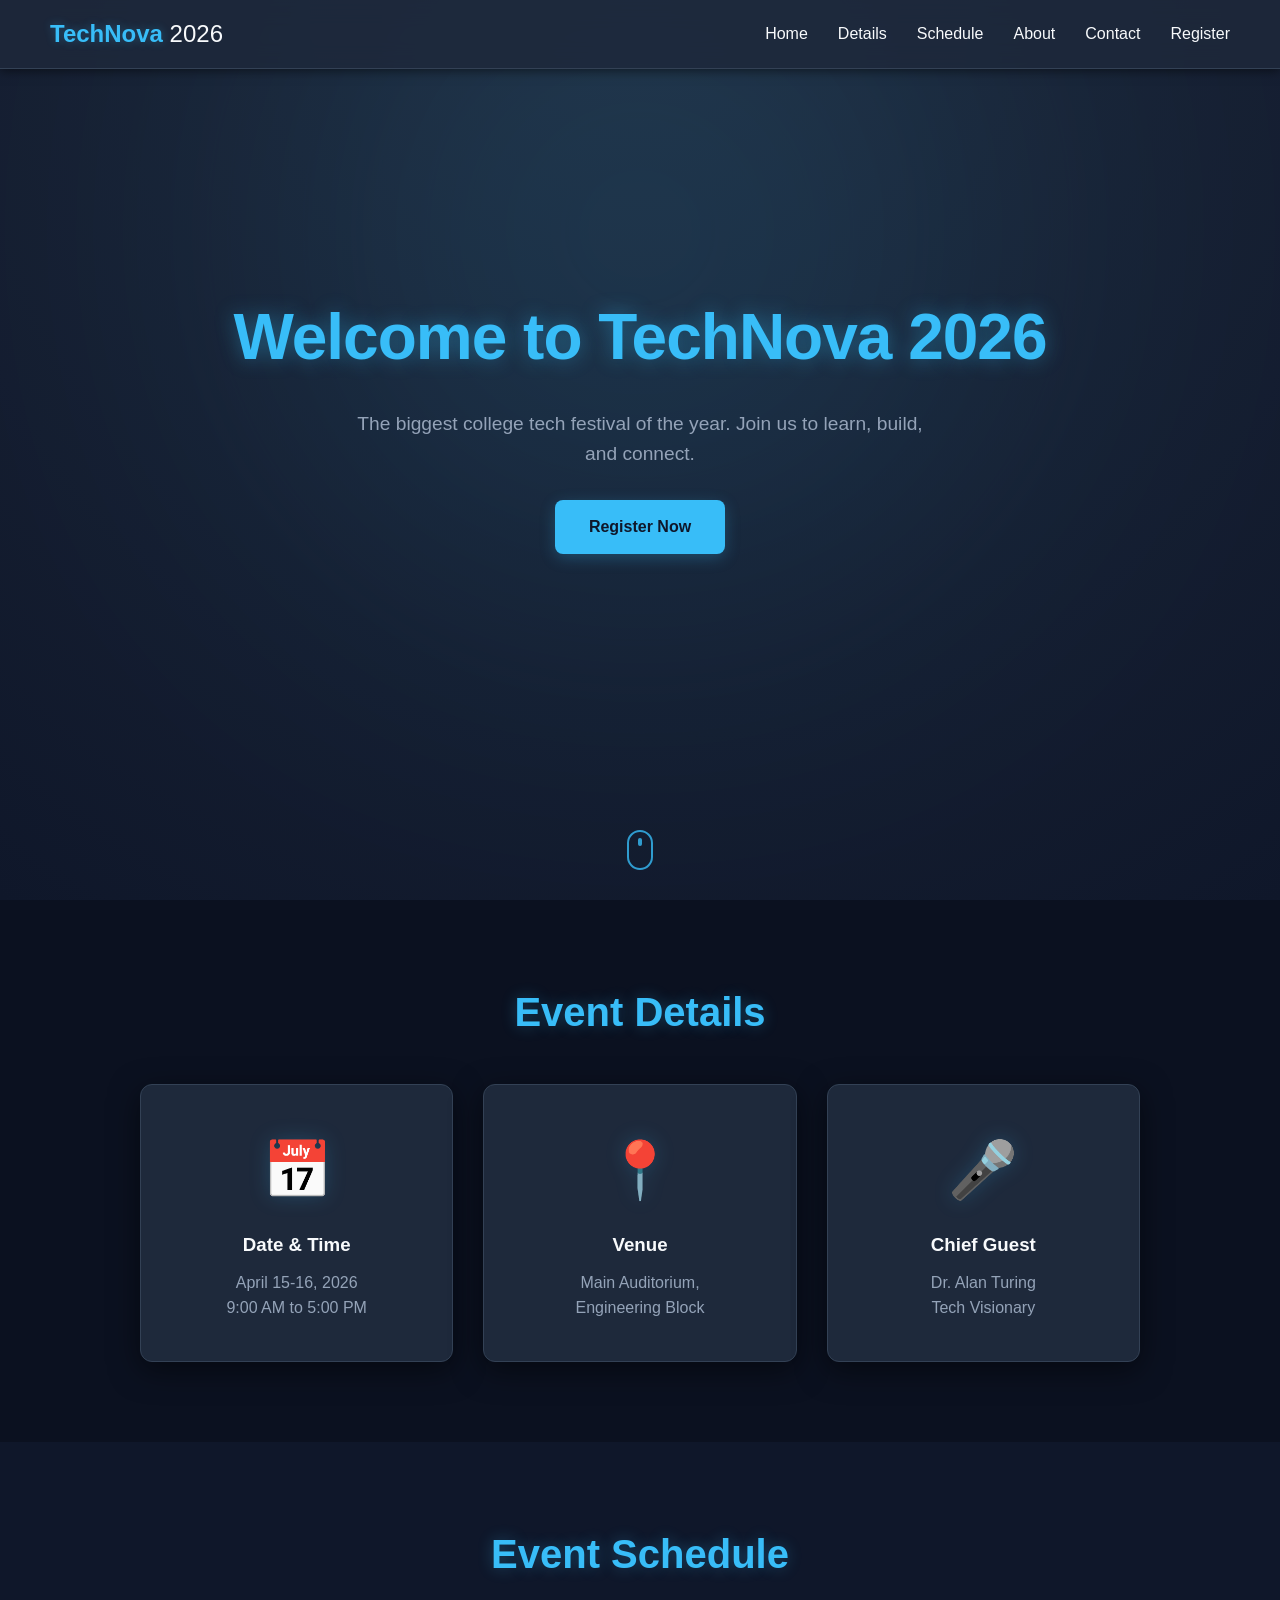
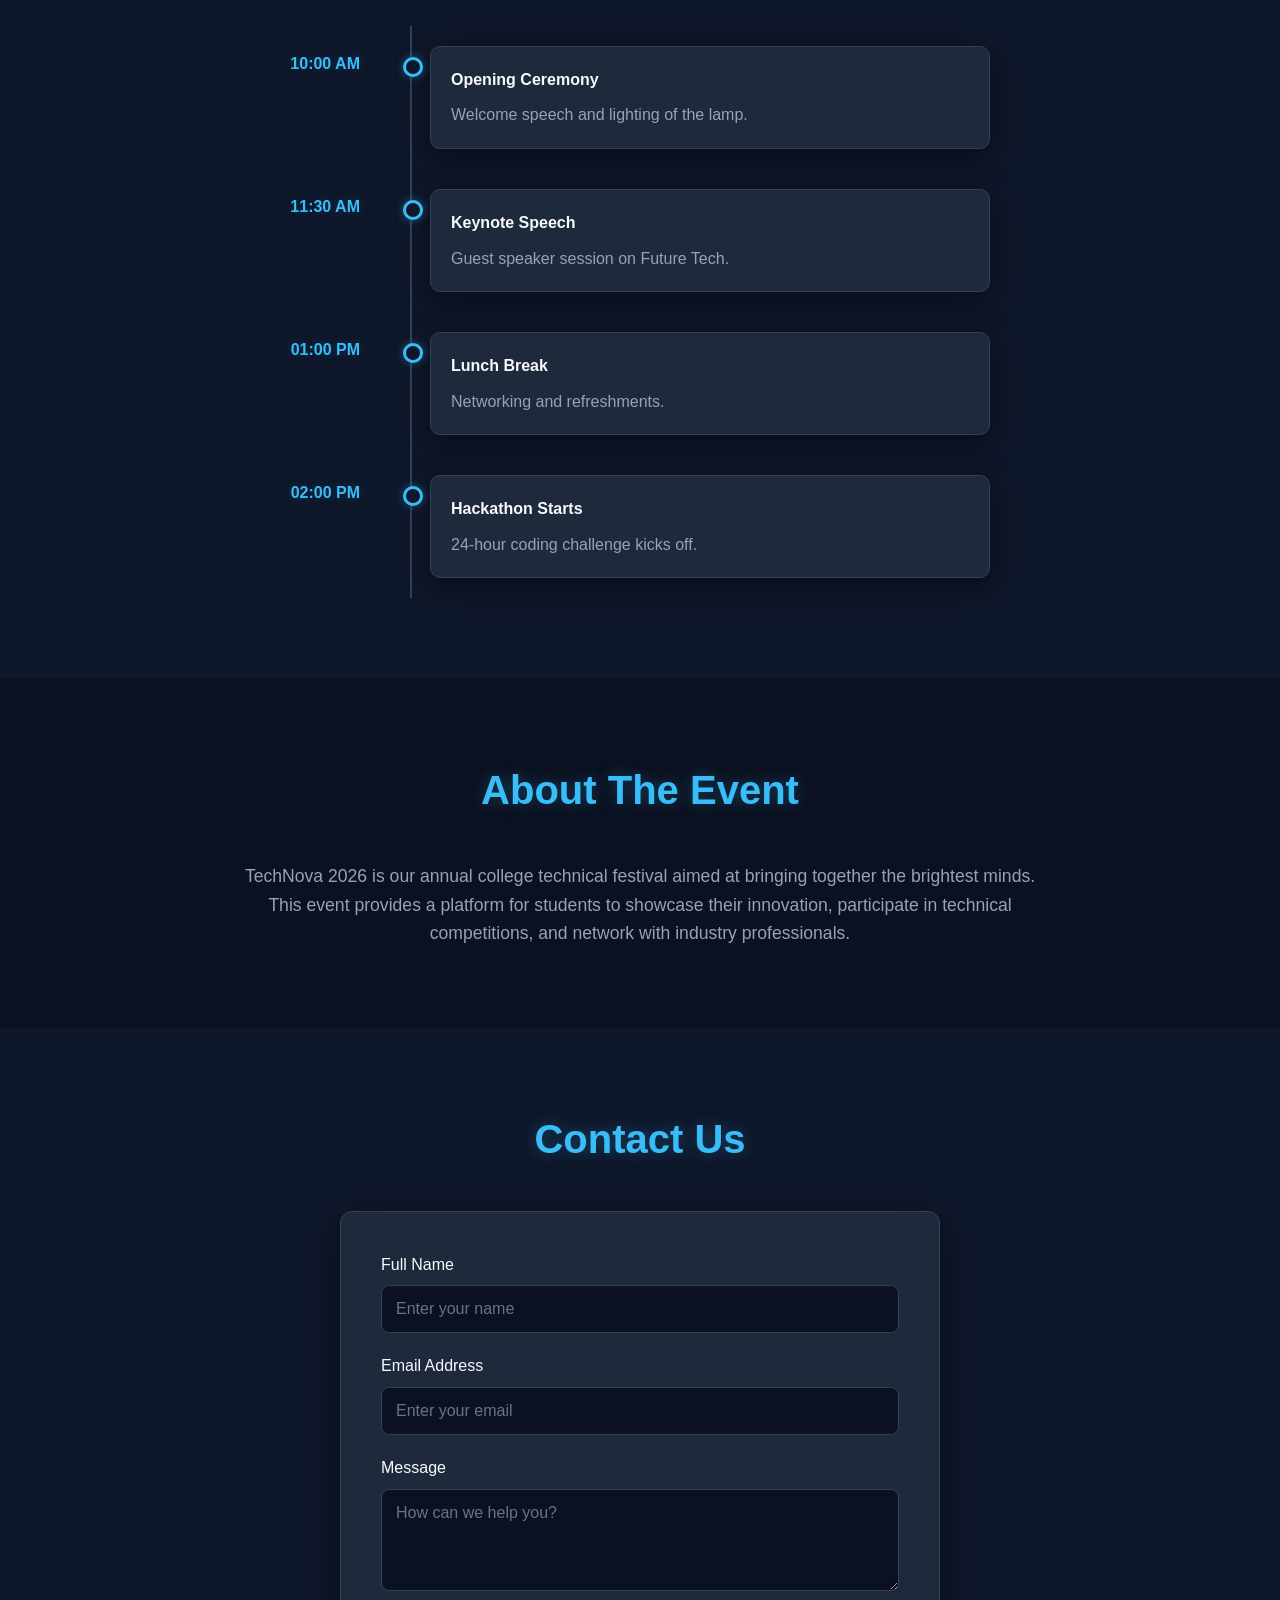
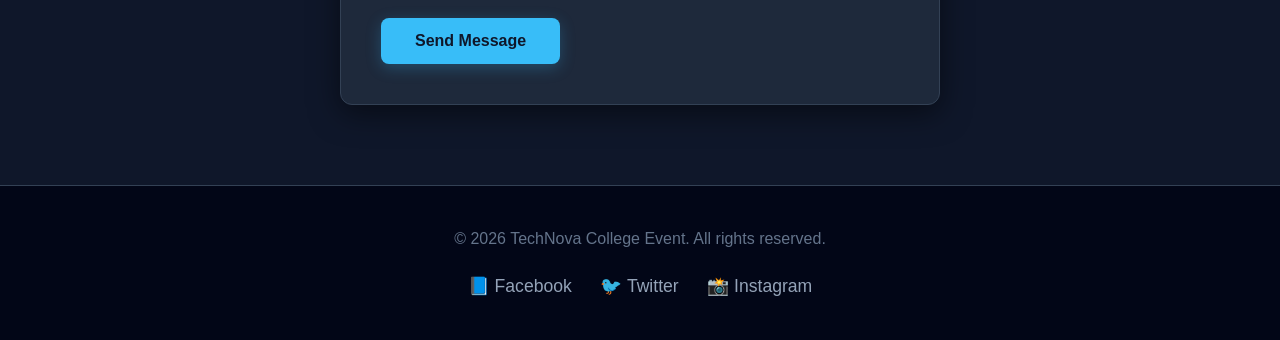
<file: index.html>
<!DOCTYPE html>
<html lang="en">

<head>
    <meta charset="UTF-8">
    <meta name="viewport" content="width=device-width, initial-scale=1.0">
    <title>TechNova 2026 - College Tech Fest</title>
    <link rel="stylesheet" href="style.css">
</head>

<body>

    <header id="navbar">
        <div class="logo">TechNova <span>2026</span></div>
        <input type="checkbox" id="nav-toggle" class="nav-toggle">
        <nav>
            <ul class="nav-links">
                <li><a href="#home">Home</a></li>
                <li><a href="#details">Details</a></li>
                <li><a href="#schedule">Schedule</a></li>
                <li><a href="#about">About</a></li>
                <li><a href="#contact">Contact</a></li>
                <li><a href="register.html">Register</a></li>
            </ul>
        </nav>
        <label for="nav-toggle" class="hamburger">
            <div class="line"></div>
            <div class="line"></div>
            <div class="line"></div>
        </label>
    </header>

    <section id="home" class="hero">
        <div class="hero-content fade-in">
            <h1>Welcome to TechNova 2026</h1>
            <p>The biggest college tech festival of the year. Join us to learn, build, and connect.</p>
            <a href="register.html" class="btn">Register Now</a>
        </div>
        <div class="scroll-mouse"></div>
    </section>

    <section id="details" class="details fade-in">
        <h2>Event Details</h2>
        <div class="cards-container">
            <div class="card">
                <div class="card-icon">📅</div>
                <h3>Date & Time</h3>
                <p>April 15-16, 2026</p>
                <p>9:00 AM to 5:00 PM</p>
            </div>
            <div class="card">
                <div class="card-icon">📍</div>
                <h3>Venue</h3>
                <p>Main Auditorium,</p>
                <p>Engineering Block</p>
            </div>
            <div class="card">
                <div class="card-icon">🎤</div>
                <h3>Chief Guest</h3>
                <p>Dr. Alan Turing</p>
                <p>Tech Visionary</p>
            </div>
        </div>
    </section>

    <section id="schedule" class="schedule fade-in">
        <h2>Event Schedule</h2>
        <div class="timeline">
            <div class="timeline-item">
                <div class="time">10:00 AM</div>
                <div class="event-info">
                    <h4>Opening Ceremony</h4>
                    <p>Welcome speech and lighting of the lamp.</p>
                </div>
            </div>
            <div class="timeline-item">
                <div class="time">11:30 AM</div>
                <div class="event-info">
                    <h4>Keynote Speech</h4>
                    <p>Guest speaker session on Future Tech.</p>
                </div>
            </div>
            <div class="timeline-item">
                <div class="time">01:00 PM</div>
                <div class="event-info">
                    <h4>Lunch Break</h4>
                    <p>Networking and refreshments.</p>
                </div>
            </div>
            <div class="timeline-item">
                <div class="time">02:00 PM</div>
                <div class="event-info">
                    <h4>Hackathon Starts</h4>
                    <p>24-hour coding challenge kicks off.</p>
                </div>
            </div>
        </div>
    </section>

    <section id="about" class="about fade-in">
        <h2>About The Event</h2>
        <div class="about-content">
            <p>TechNova 2026 is our annual college technical festival aimed at bringing together the brightest minds.
                This event provides a platform for students to showcase their innovation, participate in technical
                competitions, and network with industry professionals.</p>
        </div>
    </section>

    <section id="contact" class="contact fade-in">
        <h2>Contact Us</h2>
        <div class="form-container">
            <form id="contact-form">
                <div class="input-group">
                    <label for="name">Full Name</label>
                    <input type="text" id="name" placeholder="Enter your name" required>
                </div>
                <div class="input-group">
                    <label for="email">Email Address</label>
                    <input type="email" id="email" placeholder="Enter your email" required>
                </div>
                <div class="input-group">
                    <label for="message">Message</label>
                    <textarea id="message" rows="4" placeholder="How can we help you?" required></textarea>
                </div>
                <button type="submit" class="btn">Send Message</button>
            </form>
        </div>
    </section>

    <footer>
        <p>&copy; 2026 TechNova College Event. All rights reserved.</p>
        <div class="socials">
            <a href="#">📘 Facebook</a>
            <a href="#">🐦 Twitter</a>
            <a href="#">📸 Instagram</a>
        </div>
    </footer>

    <script src="script.js"></script>
</body>

</html>
</file>
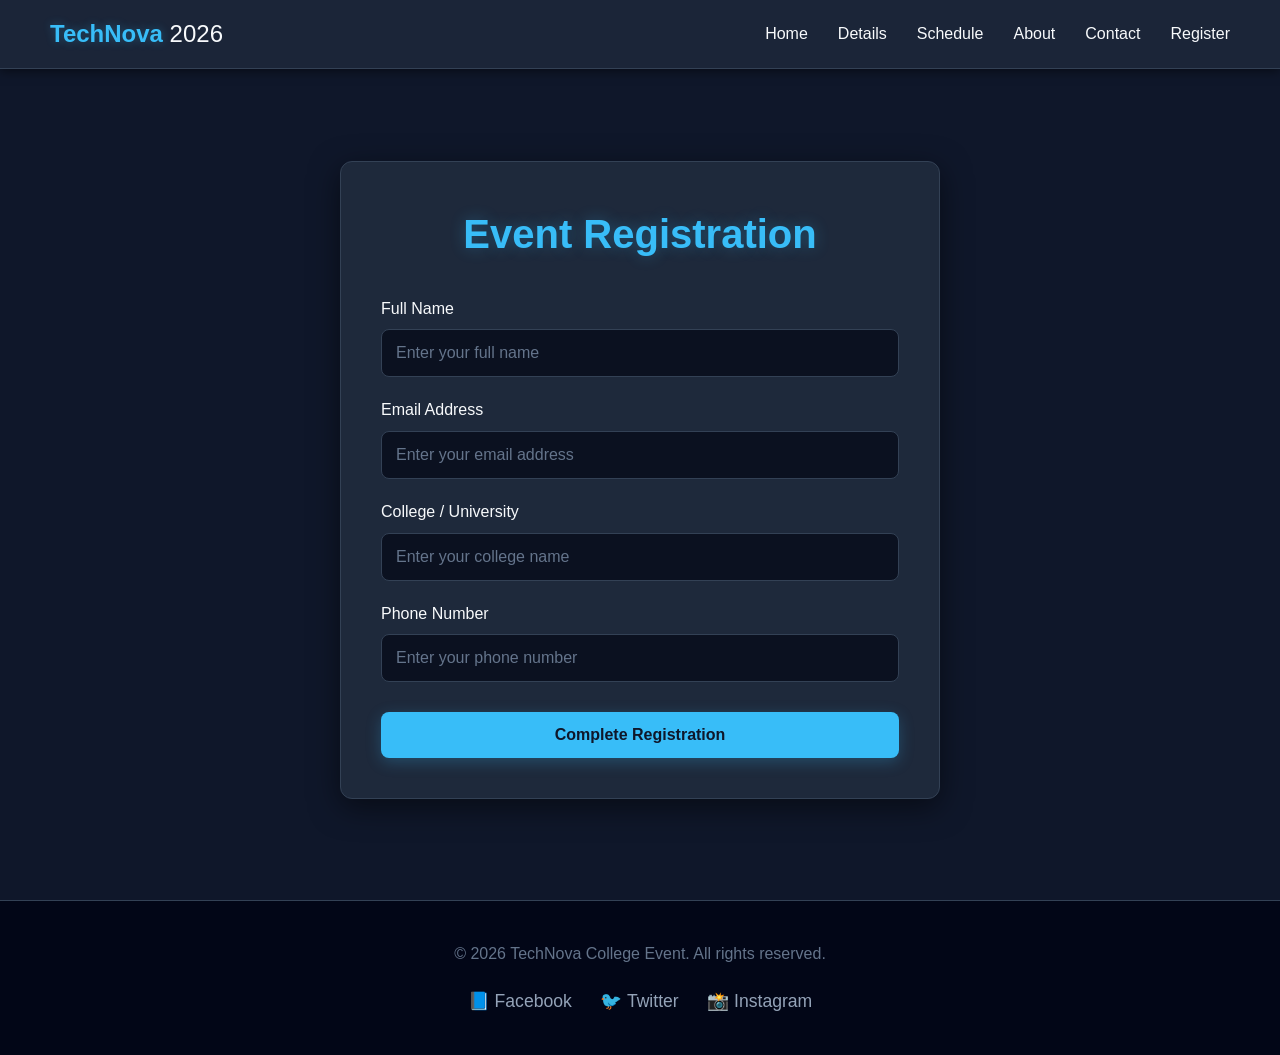
<file: register.html>
<!DOCTYPE html>
<html lang="en">

<head>
    <meta charset="UTF-8">
    <meta name="viewport" content="width=device-width, initial-scale=1.0">
    <title>Register - TechNova 2026</title>
    <link rel="stylesheet" href="style.css">
</head>

<body>

    <header id="navbar">
        <div class="logo">TechNova <span>2026</span></div>
        <input type="checkbox" id="nav-toggle" class="nav-toggle">
        <nav>
            <ul class="nav-links">
                <li><a href="index.html#home">Home</a></li>
                <li><a href="index.html#details">Details</a></li>
                <li><a href="index.html#schedule">Schedule</a></li>
                <li><a href="index.html#about">About</a></li>
                <li><a href="index.html#contact">Contact</a></li>
                <li><a href="register.html">Register</a></li>
            </ul>
        </nav>
        <label for="nav-toggle" class="hamburger">
            <div class="line"></div>
            <div class="line"></div>
            <div class="line"></div>
        </label>
    </header>

    <section class="contact"
        style="min-height: 100vh; display: flex; align-items: center; justify-content: center; padding-top: 100px;">
        <div class="form-container fade-in" style="width: 100%; margin-top: 40px;">
            <h2 style="margin-bottom: 30px;">Event Registration</h2>
            <form id="registration-form">
                <div class="input-group">
                    <label for="reg-name">Full Name</label>
                    <input type="text" id="reg-name" placeholder="Enter your full name" required>
                </div>
                <div class="input-group">
                    <label for="reg-email">Email Address</label>
                    <input type="email" id="reg-email" placeholder="Enter your email address" required>
                </div>
                <div class="input-group">
                    <label for="university">College / University</label>
                    <input type="text" id="university" placeholder="Enter your college name" required>
                </div>
                <div class="input-group">
                    <label for="phone">Phone Number</label>
                    <input type="tel" id="phone" placeholder="Enter your phone number" required>
                </div>
                <button type="submit" class="btn" style="width: 100%; margin-top: 10px;">Complete Registration</button>
            </form>
        </div>
    </section>

    <footer>
        <p>&copy; 2026 TechNova College Event. All rights reserved.</p>
        <div class="socials">
            <a href="#">📘 Facebook</a>
            <a href="#">🐦 Twitter</a>
            <a href="#">📸 Instagram</a>
        </div>
    </footer>

    <script src="script.js"></script>
</body>

</html>
</file>
<file: style.css>
* {
    margin: 0;
    padding: 0;
    box-sizing: border-box;
}

html {
    scroll-behavior: smooth;
}

:root {
    --primary-blue: #38bdf8;
    --primary-hover: #0284c7;
    --bg-main: #0f172a;
    --bg-alt: #0b1120;
    --surface: #1e293b;
    --border-color: #334155;
    --text-main: #f8fafc;
    --text-muted: #94a3b8;
    --shadow: 0 8px 30px rgba(0,0,0,0.5);
    --transition: all 0.3s ease;
}

body {
    font-family: 'Segoe UI', Arial, Helvetica, sans-serif;
    background-color: var(--bg-main);
    color: var(--text-main);
    line-height: 1.6;
}

h1, h2, h3, h4 {
    color: var(--text-main);
    margin-bottom: 10px;
}

h2 {
    text-align: center;
    font-size: 2.5rem;
    margin-bottom: 40px;
    color: var(--primary-blue);
    text-shadow: 0 0 15px rgba(56, 189, 248, 0.3);
}

p {
    color: var(--text-muted);
}

header {
    background-color: rgba(30, 41, 59, 0.85);
    backdrop-filter: blur(12px);
    -webkit-backdrop-filter: blur(12px);
    border-bottom: 1px solid var(--border-color);
    padding: 15px 50px;
    display: flex;
    justify-content: space-between;
    align-items: center;
    position: fixed;
    top: 0;
    width: 100%;
    z-index: 1000;
    box-shadow: 0 2px 10px rgba(0,0,0,0.5);
    transition: var(--transition);
}

.logo {
    font-size: 1.5rem;
    font-weight: 700;
    color: var(--primary-blue);
    text-shadow: 0 0 10px rgba(56, 189, 248, 0.3);
}

.logo span {
    color: var(--text-main);
    font-weight: 300;
    text-shadow: none;
}

nav ul {
    list-style: none;
    display: flex;
}

nav ul li {
    margin-left: 30px;
}

nav ul li a {
    text-decoration: none;
    color: var(--text-main);
    font-weight: 500;
    transition: var(--transition);
}

nav ul li a:hover {
    color: var(--primary-blue);
    text-shadow: 0 0 8px rgba(56, 189, 248, 0.4);
}

.nav-toggle {
    display: none;
}

.hamburger {
    display: none;
    cursor: pointer;
}

.hamburger .line {
    width: 25px;
    height: 3px;
    background-color: var(--text-main);
    margin: 5px;
    border-radius: 3px;
}

.hero {
    height: 100vh;
    background: radial-gradient(circle at center top, #1e293b 0%, #0f172a 100%);
    display: flex;
    align-items: center;
    justify-content: center;
    text-align: center;
    padding: 0 20px;
    position: relative;
    overflow: hidden;
}

.hero::before {
    content: '';
    position: absolute;
    width: 50vw;
    height: 50vw;
    background: var(--primary-blue);
    filter: blur(180px);
    opacity: 0.15;
    border-radius: 50%;
    z-index: 0;
    top: -10%;
}

.hero-content {
    margin-top: -60px;
    position: relative;
    z-index: 1;
}

.hero-content h1 {
    font-size: 4rem;
    color: var(--primary-blue);
    margin-bottom: 20px;
    text-shadow: 0 0 20px rgba(56, 189, 248, 0.4);
    letter-spacing: -1px;
}

.hero-content p {
    font-size: 1.2rem;
    max-width: 600px;
    margin: 0 auto 30px auto;
    color: var(--text-muted);
}

.btn {
    display: inline-block;
    background-color: var(--primary-blue);
    color: #0f172a;
    padding: 14px 34px;
    border-radius: 8px;
    text-decoration: none;
    font-weight: 600;
    border: none;
    cursor: pointer;
    transition: var(--transition);
    font-size: 1rem;
    box-shadow: 0 4px 15px rgba(56, 189, 248, 0.25);
}

.btn:hover {
    background-color: var(--primary-hover);
    transform: translateY(-3px);
    box-shadow: 0 8px 25px rgba(56, 189, 248, 0.4);
    color: #ffffff;
}

.details {
    padding: 80px 20px;
    background-color: var(--bg-alt);
}

.cards-container {
    display: flex;
    justify-content: center;
    gap: 30px;
    flex-wrap: wrap;
    max-width: 1000px;
    margin: 0 auto;
}

.card {
    background-color: var(--surface);
    padding: 40px 30px;
    border-radius: 12px;
    border: 1px solid var(--border-color);
    box-shadow: var(--shadow);
    text-align: center;
    flex: 1;
    min-width: 250px;
    transition: var(--transition);
    position: relative;
    overflow: hidden;
}

.card:hover {
    transform: translateY(-8px);
    border-color: var(--primary-blue);
    box-shadow: 0 10px 30px rgba(56, 189, 248, 0.15);
}

.card-icon {
    font-size: 3.5rem;
    margin-bottom: 15px;
    filter: drop-shadow(0 0 10px rgba(56, 189, 248, 0.2));
}

.card h3 {
    color: var(--text-main);
}

.schedule {
    padding: 80px 20px;
    background-color: var(--bg-main);
}

.timeline {
    max-width: 700px;
    margin: 0 auto;
    position: relative;
    padding: 20px 0;
}

.timeline::before {
    content: '';
    position: absolute;
    top: 0;
    bottom: 0;
    left: 120px;
    width: 2px;
    background-color: var(--border-color);
}

.timeline-item {
    display: flex;
    margin-bottom: 40px;
    position: relative;
    align-items: flex-start;
}

.timeline-item:last-child {
    margin-bottom: 0;
}

.time {
    width: 100px;
    font-weight: 600;
    color: var(--primary-blue);
    text-align: right;
    padding-right: 30px;
    padding-top: 5px;
    flex-shrink: 0;
    text-shadow: 0 0 10px rgba(56, 189, 248, 0.2);
}

.event-info {
    background-color: var(--surface);
    padding: 20px;
    border-radius: 10px;
    border: 1px solid var(--border-color);
    box-shadow: var(--shadow);
    flex: 1;
    margin-left: 40px;
    position: relative;
    transition: var(--transition);
}

.event-info:hover {
    border-color: var(--primary-blue);
    box-shadow: 0 5px 20px rgba(56, 189, 248, 0.1);
}

.event-info h4 {
    color: var(--text-main);
}

.event-info::before {
    content: '';
    position: absolute;
    left: -28px;
    top: 10px;
    width: 14px;
    height: 14px;
    background-color: var(--bg-main);
    border: 3px solid var(--primary-blue);
    border-radius: 50%;
    box-shadow: 0 0 10px rgba(56, 189, 248, 0.4);
    z-index: 2;
}

.about {
    padding: 80px 20px;
    background-color: var(--bg-alt);
    text-align: center;
}

.about-content {
    max-width: 800px;
    margin: 0 auto;
    font-size: 1.1rem;
    color: var(--text-muted);
}

.contact {
    padding: 80px 20px;
    background-color: var(--bg-main);
}

.form-container {
    max-width: 600px;
    margin: 0 auto;
    background-color: var(--surface);
    padding: 40px;
    border-radius: 12px;
    border: 1px solid var(--border-color);
    box-shadow: var(--shadow);
}

.input-group {
    margin-bottom: 20px;
    text-align: left;
}

.input-group label {
    display: block;
    margin-bottom: 8px;
    font-weight: 500;
    color: var(--text-main);
}

.input-group input, 
.input-group textarea {
    width: 100%;
    padding: 14px;
    background-color: var(--bg-alt);
    border: 1px solid var(--border-color);
    color: var(--text-main);
    border-radius: 8px;
    font-family: 'Segoe UI', Arial, Helvetica, sans-serif;
    font-size: 1rem;
    outline: none;
    transition: var(--transition);
}

.input-group input::placeholder, 
.input-group textarea::placeholder {
    color: #64748b;
}

.input-group input:focus, 
.input-group textarea:focus {
    border-color: var(--primary-blue);
    background-color: var(--bg-main);
    box-shadow: 0 0 0 3px rgba(56, 189, 248, 0.15);
}

footer {
    background-color: #020617;
    color: var(--text-muted);
    text-align: center;
    padding: 40px 20px;
    border-top: 1px solid var(--border-color);
}

footer p {
    color: #64748b;
    margin-bottom: 20px;
}

.socials a {
    color: var(--text-muted);
    text-decoration: none;
    margin: 0 12px;
    font-size: 1.1rem;
    transition: var(--transition);
}

.socials a:hover {
    color: var(--primary-blue);
    text-shadow: 0 0 10px rgba(56, 189, 248, 0.4);
}

.fade-in {
    opacity: 0;
    transform: translateY(30px);
    animation: fadeInAnimation 0.8s ease-out forwards;
}

@keyframes fadeInAnimation {
    to {
        opacity: 1;
        transform: translateY(0);
    }
}

.scroll-mouse {
    position: absolute;
    bottom: 30px;
    left: 50%;
    transform: translateX(-50%);
    width: 26px;
    height: 40px;
    border: 2px solid var(--primary-blue);
    border-radius: 20px;
    z-index: 10;
    opacity: 0.8;
}

.scroll-mouse::before {
    content: '';
    position: absolute;
    top: 6px;
    left: 50%;
    transform: translateX(-50%);
    width: 4px;
    height: 8px;
    background-color: var(--primary-blue);
    border-radius: 2px;
    animation: scroll-wheel 1.5s infinite;
}

@keyframes scroll-wheel {
    0% {
        transform: translate(-50%, 0);
        opacity: 1;
    }
    100% {
        transform: translate(-50%, 15px);
        opacity: 0;
    }
}

@media (max-width: 768px) {
    header {
        padding: 15px 20px;
        background-color: rgba(30, 41, 59, 0.98);
    }

    nav ul {
        display: none;
        flex-direction: column;
        width: 100%;
        position: absolute;
        top: 65px;
        left: 0;
        background-color: var(--surface);
        text-align: center;
        border-bottom: 1px solid var(--border-color);
        box-shadow: var(--shadow);
    }
    
    .nav-toggle:checked ~ nav ul {
        display: flex;
    }
    
    nav ul li {
        margin: 15px 0;
    }
    
    .hamburger {
        display: block;
    }

    .hero-content h1 {
        font-size: 2.8rem;
    }
    
    .hero::before {
        width: 80vw;
        height: 80vw;
    }

    .timeline::before {
        left: 20px;
    }
    
    .time {
        width: 100%;
        text-align: left;
        padding: 0 0 10px 40px;
    }
    
    .timeline-item {
        flex-direction: column;
    }
    
    .event-info {
        margin-left: 40px;
        width: calc(100% - 40px);
    }
    
    .event-info::before {
        left: -29px;
        top: -32px;
    }

    .cards-container {
        flex-direction: column;
    }
}
</file>
